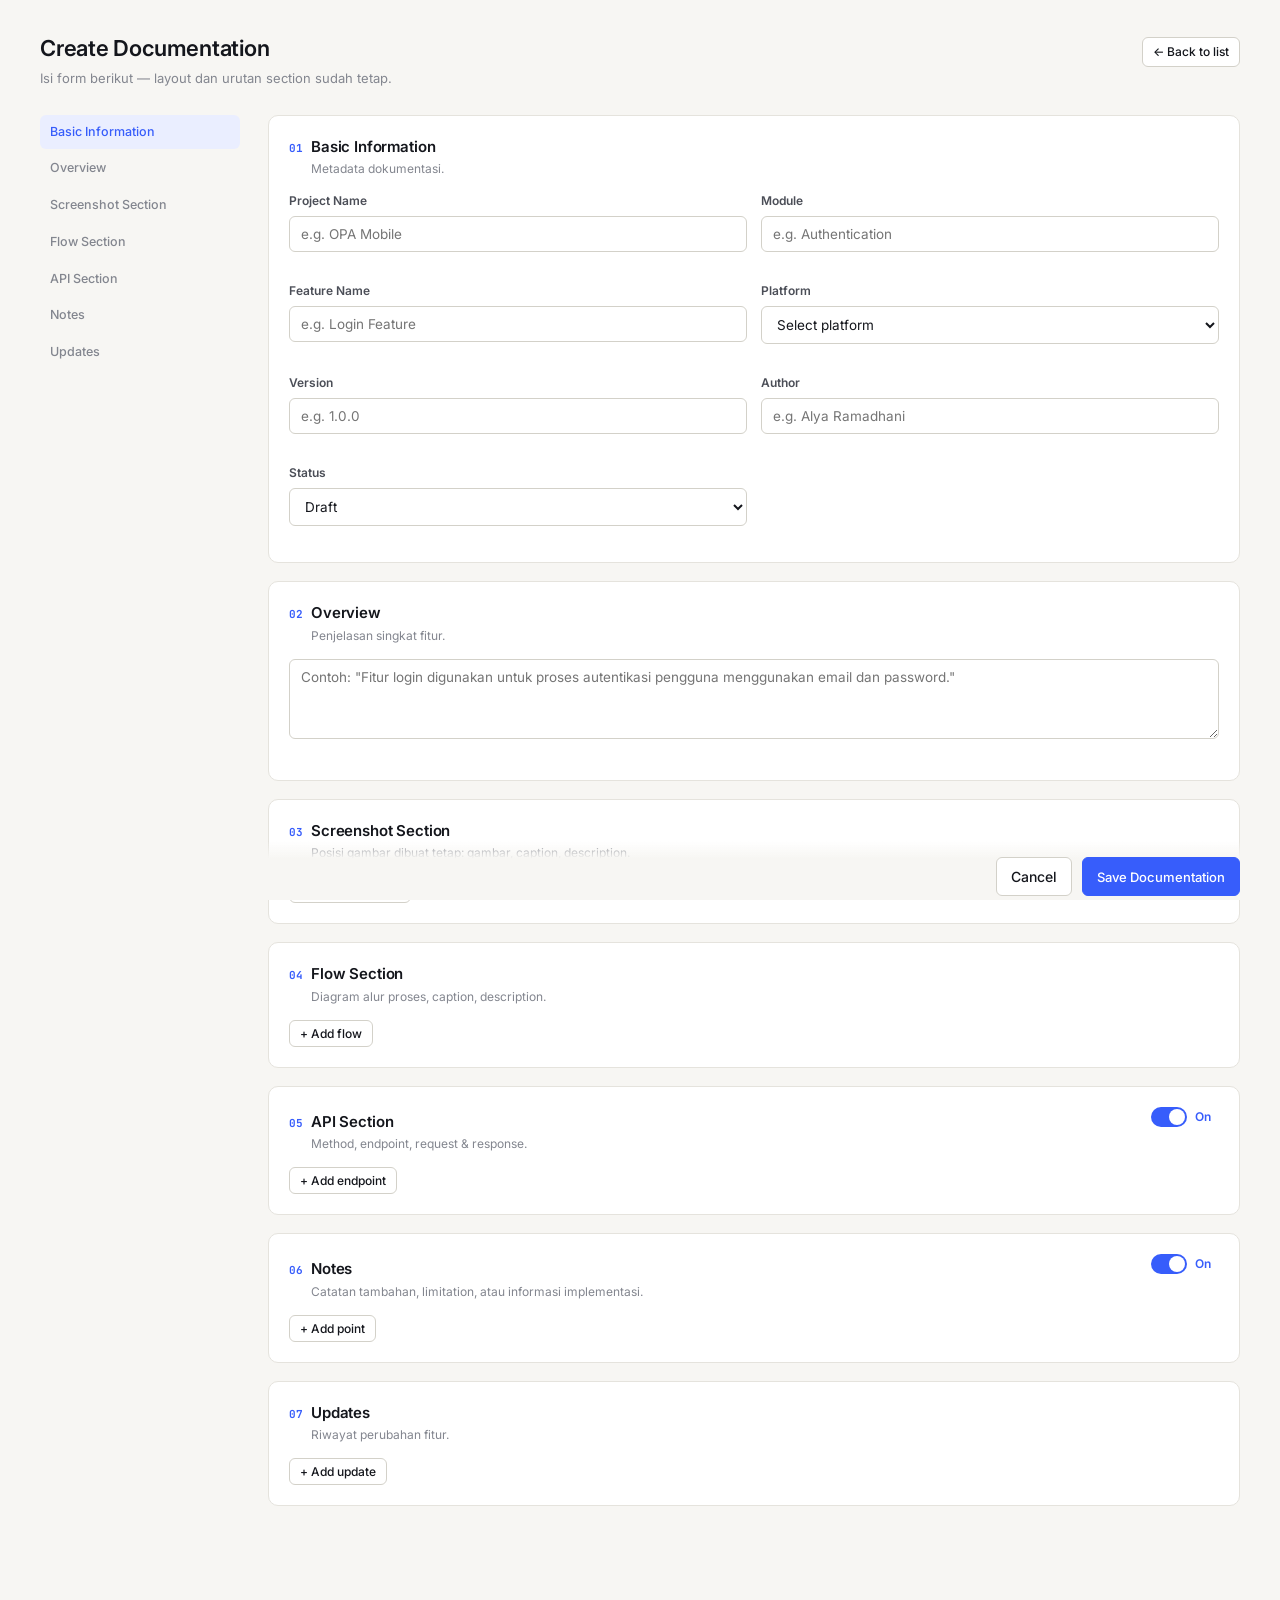
<file: cms.html>
<!DOCTYPE html>
<html lang="id">
<head>
<meta charset="UTF-8" />
<meta name="viewport" content="width=device-width, initial-scale=1.0" />
<title>Create Documentation — DocsCMS</title>
<link rel="icon" type="image/svg+xml" href="favicon.svg" />
<link rel="preconnect" href="https://fonts.googleapis.com">
<link href="https://fonts.googleapis.com/css2?family=Inter:wght@400;500;600;700&family=JetBrains+Mono:wght@400;500;700&display=swap" rel="stylesheet">
<link rel="stylesheet" href="css/base.css" />
<link rel="stylesheet" href="css/cms.css" />
<link rel="stylesheet" href="https://cdnjs.cloudflare.com/ajax/libs/font-awesome/6.7.2/css/all.min.css" />
<link rel="stylesheet" href="https://cdn.jsdelivr.net/npm/bootstrap-icons@1.11.3/font/bootstrap-icons.min.css" />
</head>
<body>
<div class="app-shell">
  <main class="main">
    <div class="topbar">
      <div>
        <h1 id="pageTitle">Create Documentation</h1>
        <p>Isi form berikut — layout dan urutan section sudah tetap.</p>
      </div>
      <a class="btn btn-sm" href="dashboard.html">← Back to list</a>
    </div>

    <form id="docForm" class="form-layout">
      <nav class="form-toc">
        <a href="#sec-basic" class="current">Basic Information</a>
        <a href="#sec-overview">Overview</a>
        <a href="#sec-screenshot">Screenshot Section</a>
        <a href="#sec-flow">Flow Section</a>
        <a href="#sec-api">API Section</a>
        <a href="#sec-notes">Notes</a>
        <a href="#sec-updates">Updates</a>
      </nav>

      <div>
        <!-- Basic Information -->
        <section class="form-section card" id="sec-basic">
          <div class="card-head"><span class="idx">01</span><div><h2>Basic Information</h2><p>Metadata dokumentasi.</p></div></div>
          <div class="grid-2">
            <div class="field"><label>Project Name</label><input type="text" id="project" required placeholder="e.g. OPA Mobile" /></div>
            <div class="field"><label>Module</label><input type="text" id="module" required placeholder="e.g. Authentication" /></div>
            <div class="field"><label>Feature Name</label><input type="text" id="feature" required placeholder="e.g. Login Feature" /></div>
            <div class="field"><label>Platform</label>
              <select id="platform" required>
                <option value="">Select platform</option>
                <option>Mobile</option><option>Web</option><option>Backend</option>
              </select>
            </div>
            <div class="field"><label>Version</label><input type="text" id="version" required placeholder="e.g. 1.0.0" /></div>
            <div class="field"><label>Author</label><input type="text" id="author" required placeholder="e.g. Alya Ramadhani" /></div>
            <div class="field"><label>Status</label>
              <select id="status" required>
                <option value="draft">Draft</option>
                <option value="review">On Review</option>
                <option value="accepted">Accepted</option>
                <option value="declined">Declined</option>
                <option value="finish-uat">Finish UAT</option>
                <option value="done">Done</option>
              </select>
            </div>
          </div>
        </section>

        <!-- Overview -->
        <section class="form-section card" id="sec-overview">
          <div class="card-head"><span class="idx">02</span><div><h2>Overview</h2><p>Penjelasan singkat fitur.</p></div></div>
          <div class="field">
            <textarea id="overview" placeholder='Contoh: "Fitur login digunakan untuk proses autentikasi pengguna menggunakan email dan password."'></textarea>
          </div>
        </section>

        <!-- Screenshot -->
        <section class="form-section card" id="sec-screenshot">
          <div class="card-head"><span class="idx">03</span><div><h2>Screenshot Section</h2><p>Posisi gambar dibuat tetap: gambar, caption, description.</p></div></div>
          <div id="screenshotList"></div>
          <button type="button" class="btn btn-sm" id="addScreenshot">+ Add screenshot</button>
        </section>

        <!-- Flow -->
        <section class="form-section card" id="sec-flow">
          <div class="card-head"><span class="idx">04</span><div><h2>Flow Section</h2><p>Diagram alur proses, caption, description.</p></div></div>
          <div id="flowList"></div>
          <button type="button" class="btn btn-sm" id="addFlow">+ Add flow</button>
        </section>

        <!-- API -->
        <section class="form-section card" id="sec-api">
          <div class="card-head"><span class="idx">05</span><div><h2>API Section</h2><p>Method, endpoint, request &amp; response.</p></div>
            <label class="section-toggle">
              <input type="checkbox" class="toggle-input" checked />
              <span class="toggle-slider"></span>
              <span class="toggle-label">On</span>
            </label>
          </div>
          <div id="apiList"></div>
          <button type="button" class="btn btn-sm" id="addApi">+ Add endpoint</button>
        </section>

        <!-- Notes -->
        <section class="form-section card" id="sec-notes">
          <div class="card-head"><span class="idx">06</span><div><h2>Notes</h2><p>Catatan tambahan, limitation, atau informasi implementasi.</p></div>
            <label class="section-toggle">
              <input type="checkbox" class="toggle-input" checked />
              <span class="toggle-slider"></span>
              <span class="toggle-label">On</span>
            </label>
          </div>
          <div id="notesList"></div>
          <button type="button" class="btn btn-sm" id="addNote">+ Add point</button>
        </section>

        <!-- Updates -->
        <section class="form-section card" id="sec-updates">
          <div class="card-head"><span class="idx">07</span><div><h2>Updates</h2><p>Riwayat perubahan fitur.</p></div></div>
          <div id="updatesList"></div>
          <button type="button" class="btn btn-sm" id="addUpdates">+ Add update</button>
        </section>

        <div class="form-actions">
          <a class="btn" href="dashboard.html">Cancel</a>
          <button type="submit" class="btn btn-primary">Save Documentation</button>
        </div>
      </div>
    </form>
  </main>
</div>

<template id="screenshotTpl">
  <div class="repeat-item" data-group="screenshots">
    <button type="button" class="btn btn-sm btn-ghost remove-item">✕</button>
    <div class="image-slot" role="button" tabindex="0">
      <input type="file" accept="image/*" class="image-input" hidden />
      <span class="image-placeholder">[ IMAGE ]</span>
      <img class="image-preview" alt="" />
    </div>
    <div class="field" style="margin-bottom:8px;"><label>Caption</label><input type="text" class="f-caption" placeholder="Login Screen" /></div>
    <div class="field" style="margin-bottom:0;"><label>Description</label><textarea class="f-description" placeholder="Halaman login utama aplikasi."></textarea></div>
  </div>
</template>

<template id="flowTpl">
  <div class="repeat-item" data-group="flow">
    <button type="button" class="btn btn-sm btn-ghost remove-item">✕</button>
    <div class="image-slot" role="button" tabindex="0">
      <input type="file" accept="image/*" class="image-input" hidden />
      <span class="image-placeholder">[ IMAGE ]</span>
      <img class="image-preview" alt="" />
    </div>
    <div class="field" style="margin-bottom:8px;"><label>Caption</label><input type="text" class="f-caption" placeholder="Login Flow" /></div>
    <div class="field" style="margin-bottom:0;"><label>Description</label><textarea class="f-description" placeholder="Alur autentikasi mulai dari input credential hingga token diterima."></textarea></div>
  </div>
</template>

<template id="apiTpl">
  <div class="repeat-item" data-group="api">
    <button type="button" class="btn btn-sm btn-ghost remove-item">✕</button>
    <div class="method-row" style="margin-bottom:10px;">
      <div class="field" style="margin-bottom:0;"><label>Method</label>
        <select class="f-method">
          <option>GET</option><option selected>POST</option><option>PUT</option><option>PATCH</option><option>DELETE</option>
        </select>
      </div>
      <div class="field" style="margin-bottom:0;"><label>Endpoint</label><input type="text" class="f-endpoint mono" placeholder="/api/login" /></div>
    </div>
    <div class="grid-2">
      <div class="field" style="margin-bottom:0;"><label>Request</label><textarea class="f-request mono" placeholder='{ "email": "", "password": "" }'></textarea></div>
      <div class="field" style="margin-bottom:0;"><label>Response</label><textarea class="f-response mono" placeholder='{ "token": "", "user": {} }'></textarea></div>
    </div>
  </div>
</template>

<template id="updatesTpl">
  <div class="repeat-item" data-group="updates">
    <button type="button" class="btn btn-sm btn-ghost remove-item">✕</button>
    <div class="image-slot" role="button" tabindex="0">
      <input type="file" accept="image/*" class="image-input" hidden />
      <span class="image-placeholder">[ IMAGE ]</span>
      <img class="image-preview" alt="" />
    </div>
    <div class="field" style="margin-bottom:8px;"><label>Date</label><input type="date" class="f-date" /></div>
    <div class="field" style="margin-bottom:0;"><label>Description</label><textarea class="f-update-desc" placeholder="Deskripsi perubahan…"></textarea></div>
  </div>
</template>

<template id="notesTpl">
  <div class="repeat-item" data-group="notes">
    <button type="button" class="btn btn-sm btn-ghost remove-item">✕</button>
    <div class="field" style="margin-bottom:0;">
      <input type="text" class="f-note-point" placeholder="Tulis catatan…" />
    </div>
  </div>
</template>

<script src="js/storage.js"></script>
<script src="js/cms.js"></script>
</body>
</html>
</file>
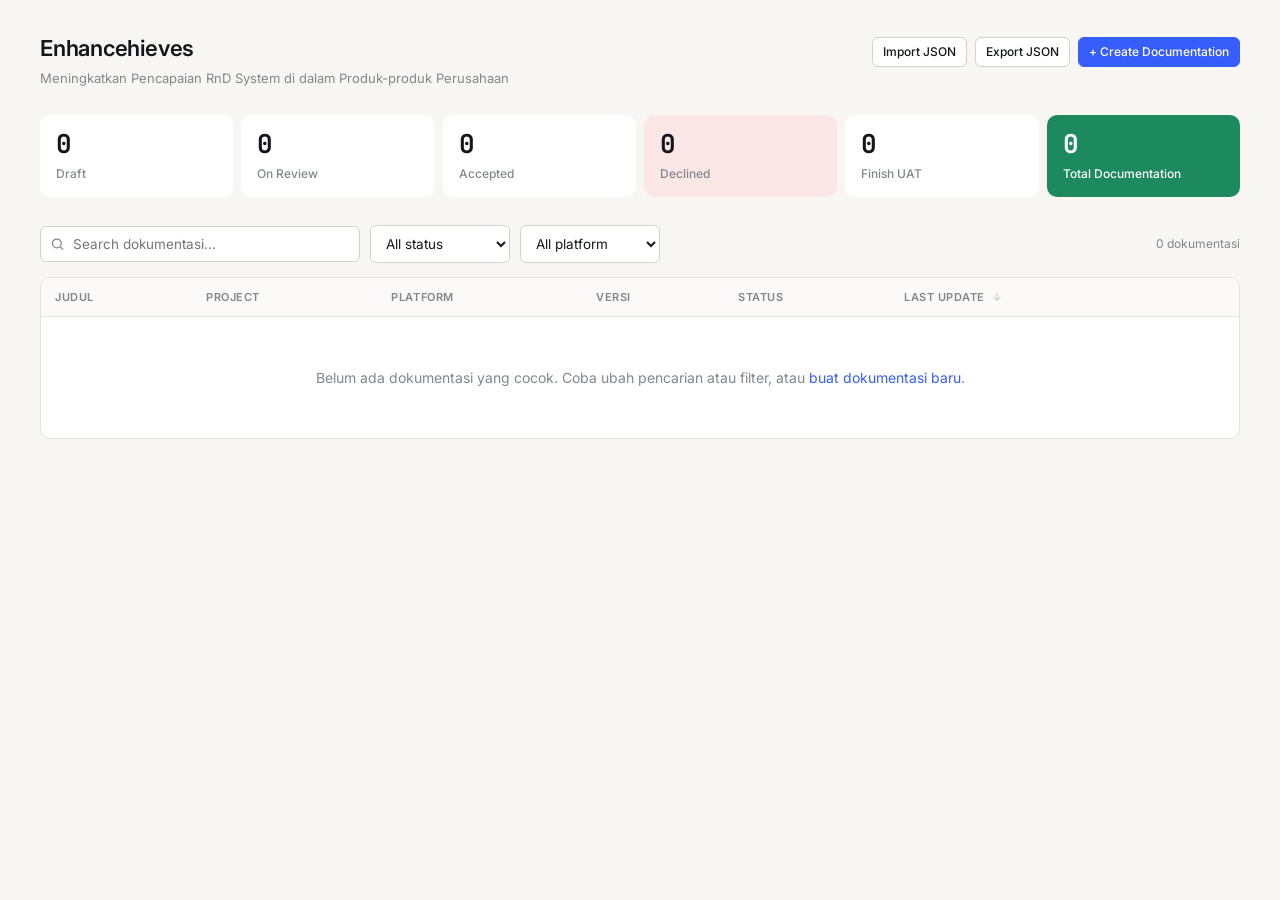
<file: dashboard.html>
<!DOCTYPE html>
<html lang="id">
<head>
<meta charset="UTF-8" />
<meta name="viewport" content="width=device-width, initial-scale=1.0" />
<title>Dokumentasi System - CMS</title>
<link rel="icon" type="image/svg+xml" href="favicon.svg" />
<link rel="preconnect" href="https://fonts.googleapis.com">
<link href="https://fonts.googleapis.com/css2?family=Inter:wght@400;500;600;700&family=JetBrains+Mono:wght@400;500;700&display=swap" rel="stylesheet">
<link rel="stylesheet" href="css/base.css" />
<link rel="stylesheet" href="css/dashboard.css" />
<link rel="stylesheet" href="https://cdnjs.cloudflare.com/ajax/libs/font-awesome/6.7.2/css/all.min.css" />
<link rel="stylesheet" href="https://cdn.jsdelivr.net/npm/bootstrap-icons@1.11.3/font/bootstrap-icons.min.css" />
</head>
<body>
<div class="app-shell">
  <main class="main">
    <div class="topbar">
      <div>
        <h1>Enhancehieves</h1>
        <p>Meningkatkan Pencapaian RnD System di dalam Produk-produk Perusahaan</p>
      </div>
      <div style="display:flex; gap:8px;">
        <button class="btn btn-sm" id="importBtn">Import JSON</button>
        <input type="file" id="importFile" accept="application/json" hidden />
        <button class="btn btn-sm" id="exportBtn">Export JSON</button>
        <a class="btn btn-primary btn-sm" href="cms.html">+ Create Documentation</a>
      </div>
    </div>

    <section class="overview-grid" id="overviewGrid"></section>

    <a id="list" style="position:relative; top:-70px;"></a>
    <div class="toolbar">
      <div class="search">
        <svg viewBox="0 0 24 24" fill="none" stroke="currentColor" stroke-width="2"><circle cx="11" cy="11" r="7"/><path d="M21 21l-4.3-4.3"/></svg>
        <input type="search" id="searchInput" placeholder="Search dokumentasi…" />
      </div>
      <select id="statusFilter">
        <option value="">All status</option>
        <option value="draft">Draft</option>
        <option value="review">On Review</option>
        <option value="accepted">Accepted</option>
        <option value="declined">Declined</option>
        <option value="finish-uat">Finish UAT</option>
        <option value="done">Done</option>
      </select>
      <select id="platformFilter">
        <option value="">All platform</option>
        <option value="Mobile">Mobile</option>
        <option value="Web">Web</option>
        <option value="Backend">Backend</option>
      </select>
      <div class="spacer"></div>
      <span id="resultCount" style="font-size:12px; color:var(--muted);"></span>
    </div>

    <div class="table-wrap">
      <table>
        <thead>
          <tr>
            <th>Judul</th>
            <th>Project</th>
            <th>Platform</th>
            <th>Versi</th>
            <th>Status</th>
            <th class="sortable" id="sortDate">Last Update <span class="arrow">↓</span></th>
            <th></th>
          </tr>
        </thead>
        <tbody id="tableBody"></tbody>
      </table>
      <div class="empty-state" id="emptyState" hidden>
        Belum ada dokumentasi yang cocok. Coba ubah pencarian atau filter,
        atau <a href="cms.html">buat dokumentasi baru</a>.
      </div>
    </div>
  </main>
</div>

<script src="js/storage.js"></script>
<script src="js/dashboard.js"></script>
</body>
</html>
</file>
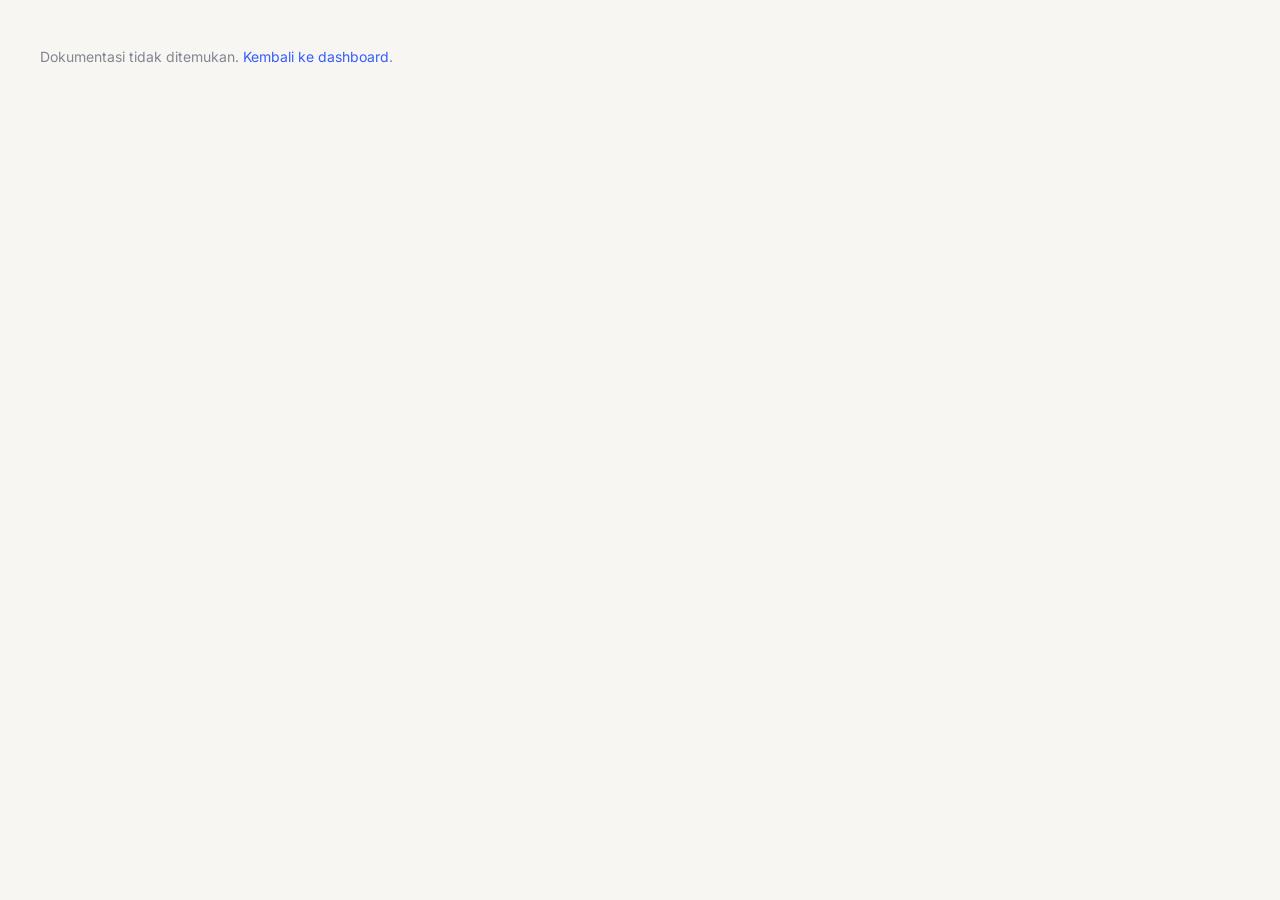
<file: preview.html>
<!DOCTYPE html>
<html lang="id">
<head>
<meta charset="UTF-8" />
<meta name="viewport" content="width=device-width, initial-scale=1.0" />
<title>Preview — DocsCMS</title>
<link rel="icon" type="image/svg+xml" href="favicon.svg" />
<link rel="preconnect" href="https://fonts.googleapis.com">
<link href="https://fonts.googleapis.com/css2?family=Inter:wght@400;500;600;700&family=JetBrains+Mono:wght@400;500;700&display=swap" rel="stylesheet">
<link rel="stylesheet" href="css/base.css" />
<link rel="stylesheet" href="css/preview.css" />
<link rel="stylesheet" href="https://cdnjs.cloudflare.com/ajax/libs/font-awesome/6.7.2/css/all.min.css" />
<link rel="stylesheet" href="https://cdn.jsdelivr.net/npm/bootstrap-icons@1.11.3/font/bootstrap-icons.min.css" />
</head>
<body>
<div class="app-shell">
  <main class="main" id="mainContent">
    <p style="color:var(--muted);">Loading…</p>
  </main>
</div>

<template id="pageTpl">
  <div class="doc-actions">
    <a class="btn btn-sm" href="dashboard.html">← Back to list</a>
    <a class="btn btn-sm btn-primary" id="editLink" href="#">Edit Documentation</a>
  </div>

  <div class="doc-header">
    <div class="breadcrumb" id="breadcrumb"></div>
    <h1 id="docTitle"></h1>
    <div class="doc-meta" id="docMeta"></div>
  </div>

  <div class="doc-layout">
    <div>
      <section class="doc-section" id="p-overview">
        <div class="eyebrow">Overview</div>
        <h2>Overview</h2>
        <p class="body-text" id="overviewText"></p>
      </section>

      <section class="doc-section" id="p-screenshot">
        <div class="eyebrow">Screenshot</div>
        <h2>Screenshot</h2>
        <div id="screenshotBlocks"></div>
      </section>

      <section class="doc-section" id="p-flow">
        <div class="eyebrow">Flow</div>
        <h2>Flow</h2>
        <div id="flowBlocks"></div>
      </section>

      <section class="doc-section" id="p-api">
        <div class="eyebrow">API Documentation</div>
        <h2>API</h2>
        <div id="apiBlocks"></div>
      </section>

      <section class="doc-section" id="p-notes">
        <div class="eyebrow">Notes</div>
        <h2>Notes</h2>
        <div class="body-text" id="notesText"></div>
      </section>

      <section class="doc-section" id="p-updates">
        <div class="eyebrow">Updates</div>
        <h2>Updates</h2>
        <div id="updatesBlocks"></div>
      </section>
    </div>

    <nav class="doc-toc">
      <div class="step" data-n="1"><a href="#p-overview">Overview</a></div>
      <div class="step" data-n="2"><a href="#p-screenshot">Screenshot</a></div>
      <div class="step" data-n="3"><a href="#p-flow">Flow</a></div>
      <div class="step" data-n="4"><a href="#p-api">API</a></div>
      <div class="step" data-n="5"><a href="#p-notes">Notes</a></div>
      <div class="step" data-n="6"><a href="#p-updates">Updates</a></div>
    </nav>
  </div>
</template>

<template id="mediaBlockTpl">
  <div class="media-block">
    <div class="media-frame">[ IMAGE ]</div>
    <div class="media-caption"></div>
    <div class="media-desc"></div>
  </div>
</template>

<template id="apiBlockTpl">
  <div class="api-block">
    <div class="api-head">
      <span class="api-method"></span>
      <span class="api-endpoint"></span>
    </div>
    <div class="api-body">
      <div><div class="label">Request</div><pre class="api-request"></pre></div>
      <div><div class="label">Response</div><pre class="api-response"></pre></div>
    </div>
  </div>
</template>

<template id="updateBlockTpl">
  <div class="media-block">
    <div class="media-frame">[ IMAGE ]</div>
    <div class="update-date"></div>
    <div class="media-desc"></div>
  </div>
</template>

<script src="js/storage.js"></script>
<script src="js/preview.js"></script>
</body>
</html>
</file>
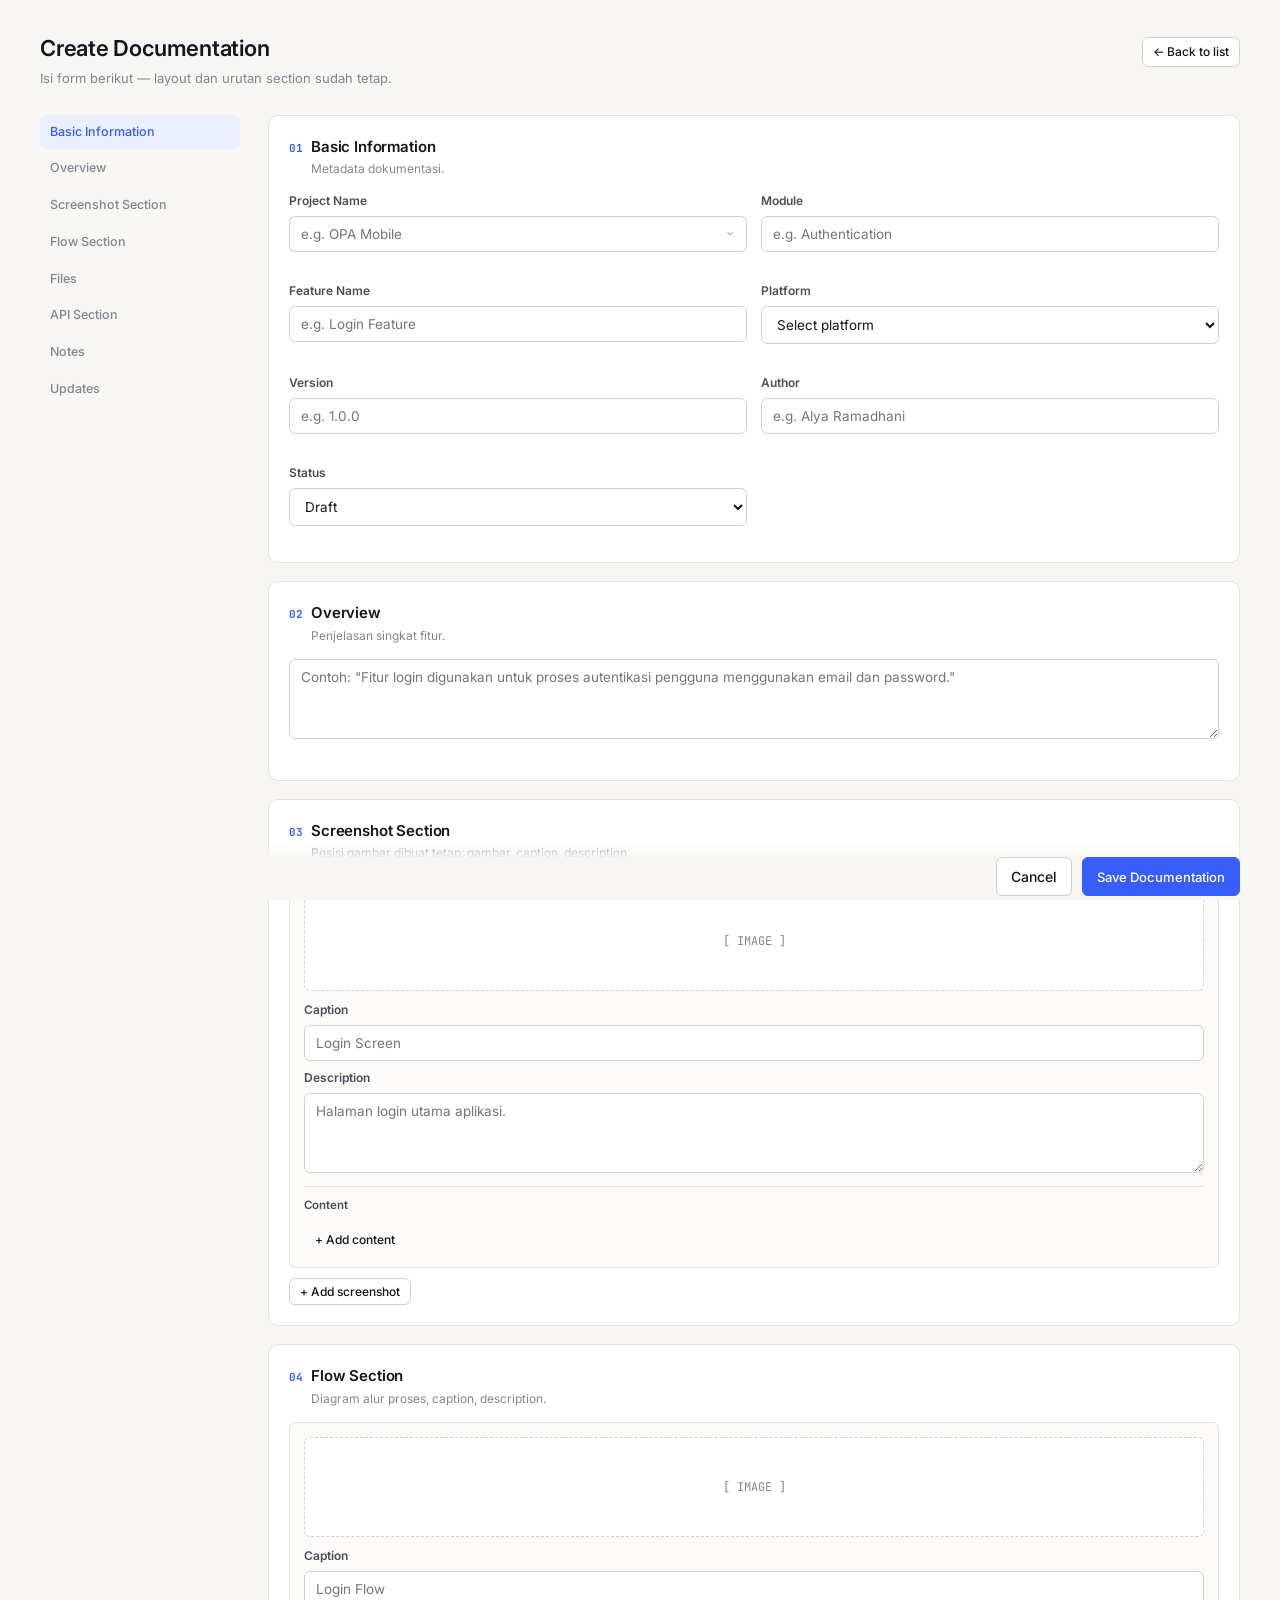
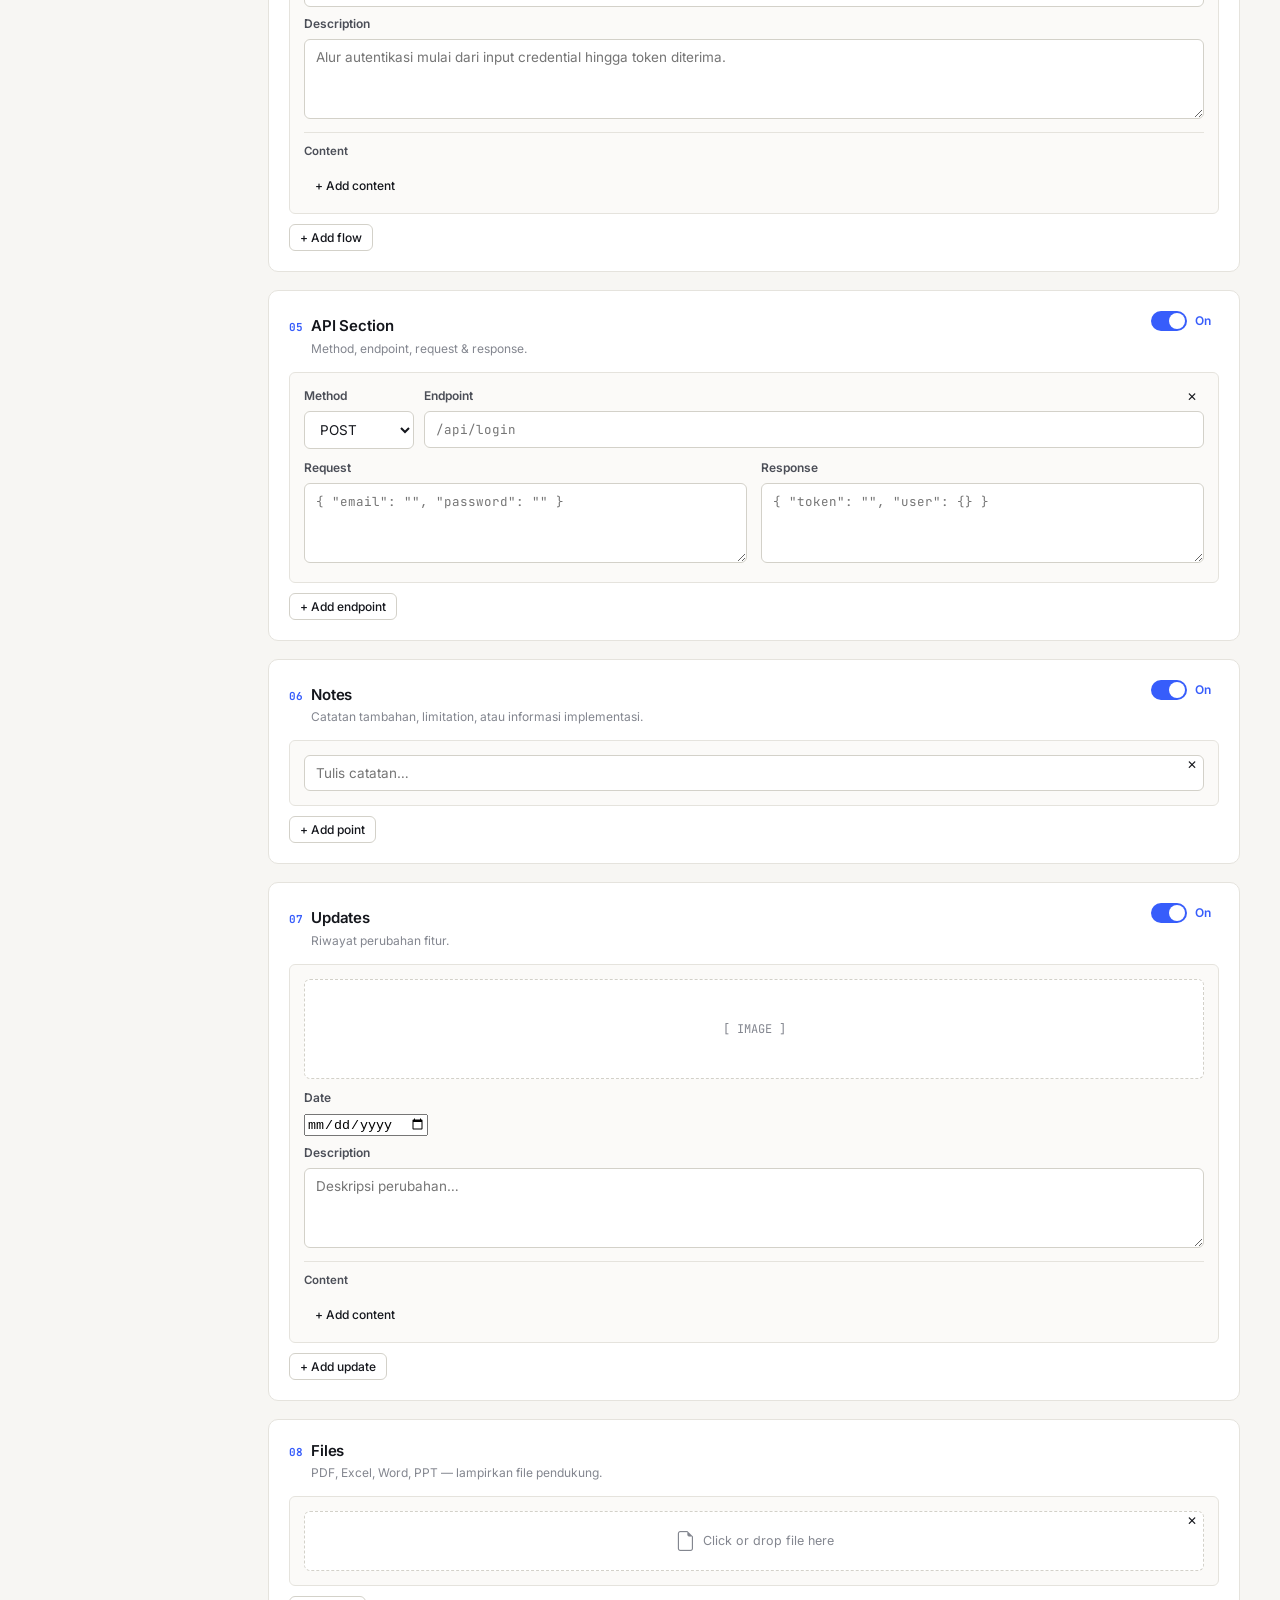
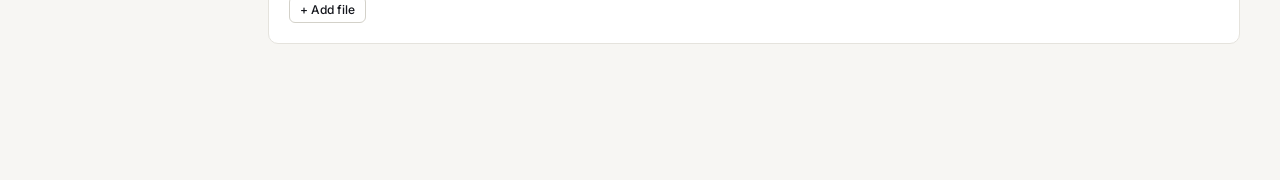
<file: frontend/cms.html>
<!DOCTYPE html>
<html lang="id">
<head>
<meta charset="UTF-8" />
<meta name="viewport" content="width=device-width, initial-scale=1.0" />
<title>Create Documentation — DocsCMS</title>
<link rel="icon" type="image/svg+xml" href="../favicon.svg" />
<link rel="preconnect" href="https://fonts.googleapis.com">
<link href="https://fonts.googleapis.com/css2?family=Inter:wght@400;500;600;700&family=JetBrains+Mono:wght@400;500;700&display=swap" rel="stylesheet">
<link rel="stylesheet" href="../css/base.css" />
<link rel="stylesheet" href="../css/cms.css" />
<link rel="stylesheet" href="https://cdnjs.cloudflare.com/ajax/libs/font-awesome/6.7.2/css/all.min.css" />
<link rel="stylesheet" href="https://cdn.jsdelivr.net/npm/bootstrap-icons@1.11.3/font/bootstrap-icons.min.css" />
</head>
<body>
<div class="app-shell">
  <main class="main">
    <div class="topbar">
      <div>
        <h1 id="pageTitle">Create Documentation</h1>
        <p>Isi form berikut — layout dan urutan section sudah tetap.</p>
      </div>
      <a class="btn btn-sm" href="dashboard.html">← Back to list</a>
    </div>

    <form id="docForm" class="form-layout">
      <nav class="form-toc">
        <a href="#sec-basic" class="current">Basic Information</a>
        <a href="#sec-overview">Overview</a>
        <a href="#sec-screenshot">Screenshot Section</a>
        <a href="#sec-flow">Flow Section</a>
        <a href="#sec-files">Files</a>
        <a href="#sec-api">API Section</a>
        <a href="#sec-notes">Notes</a>
        <a href="#sec-updates">Updates</a>
      </nav>

      <div>
        <!-- Basic Information -->
        <section class="form-section card" id="sec-basic">
          <div class="card-head"><span class="idx">01</span><div><h2>Basic Information</h2><p>Metadata dokumentasi.</p></div></div>
          <div class="grid-2">
            <div class="field combobox" id="projectGroup"><label>Project Name</label><div class="combobox-input-wrap"><input type="text" id="project" required placeholder="e.g. OPA Mobile" autocomplete="off" /><button type="button" class="combobox-toggle" tabindex="-1"><svg viewBox="0 0 16 16" width="12" height="12" fill="currentColor"><path d="M4.646 5.646a.5.5 0 0 1 .708 0L8 8.293l2.646-2.647a.5.5 0 0 1 .708.708l-3 3a.5.5 0 0 1-.708 0l-3-3a.5.5 0 0 1 0-.708z"/></svg></button></div><ul class="combobox-menu" id="projectMenu" hidden></ul></div>
            <div class="field"><label>Module</label><input type="text" id="module" required placeholder="e.g. Authentication" /></div>
            <div class="field"><label>Feature Name</label><input type="text" id="feature" required placeholder="e.g. Login Feature" /></div>
            <div class="field"><label>Platform</label>
              <select id="platform" required>
                <option value="">Select platform</option>
                <option>Mobile</option><option>Web</option><option>Backend</option>
              </select>
            </div>
            <div class="field"><label>Version</label><input type="text" id="version" required placeholder="e.g. 1.0.0" /></div>
            <div class="field"><label>Author</label><input type="text" id="author" required placeholder="e.g. Alya Ramadhani" /></div>
            <div class="field"><label>Status</label>
              <select id="status" required>
                <option value="draft">Draft</option>
                <option value="review">On Review</option>
                <option value="accepted">Accepted</option>
                <option value="declined">Declined</option>
                <option value="finish-uat">Finish UAT</option>
                <option value="done">Done</option>
              </select>
            </div>
          </div>
        </section>

        <!-- Overview -->
        <section class="form-section card" id="sec-overview">
          <div class="card-head"><span class="idx">02</span><div><h2>Overview</h2><p>Penjelasan singkat fitur.</p></div></div>
          <div class="field">
            <textarea id="overview" placeholder='Contoh: "Fitur login digunakan untuk proses autentikasi pengguna menggunakan email dan password."'></textarea>
          </div>
        </section>

        <!-- Screenshot -->
        <section class="form-section card" id="sec-screenshot">
          <div class="card-head"><span class="idx">03</span><div><h2>Screenshot Section</h2><p>Posisi gambar dibuat tetap: gambar, caption, description.</p></div></div>
          <div id="screenshotList"></div>
          <button type="button" class="btn btn-sm" id="addScreenshot">+ Add screenshot</button>
        </section>

        <!-- Flow -->
        <section class="form-section card" id="sec-flow">
          <div class="card-head"><span class="idx">04</span><div><h2>Flow Section</h2><p>Diagram alur proses, caption, description.</p></div></div>
          <div id="flowList"></div>
          <button type="button" class="btn btn-sm" id="addFlow">+ Add flow</button>
        </section>

        <!-- API -->
        <section class="form-section card" id="sec-api">
          <div class="card-head"><span class="idx">05</span><div><h2>API Section</h2><p>Method, endpoint, request &amp; response.</p></div>
            <label class="section-toggle">
              <input type="checkbox" class="toggle-input" checked />
              <span class="toggle-slider"></span>
              <span class="toggle-label">On</span>
            </label>
          </div>
          <div id="apiList"></div>
          <button type="button" class="btn btn-sm" id="addApi">+ Add endpoint</button>
        </section>

        <!-- Notes -->
        <section class="form-section card" id="sec-notes">
          <div class="card-head"><span class="idx">06</span><div><h2>Notes</h2><p>Catatan tambahan, limitation, atau informasi implementasi.</p></div>
            <label class="section-toggle">
              <input type="checkbox" class="toggle-input" checked />
              <span class="toggle-slider"></span>
              <span class="toggle-label">On</span>
            </label>
          </div>
          <div id="notesList"></div>
          <button type="button" class="btn btn-sm" id="addNote">+ Add point</button>
        </section>

        <!-- Updates -->
        <section class="form-section card" id="sec-updates">
          <div class="card-head"><span class="idx">07</span><div><h2>Updates</h2><p>Riwayat perubahan fitur.</p></div>
            <label class="section-toggle">
              <input type="checkbox" class="toggle-input" checked />
              <span class="toggle-slider"></span>
              <span class="toggle-label">On</span>
            </label>
          </div>
          <div id="updatesList"></div>
          <button type="button" class="btn btn-sm" id="addUpdates">+ Add update</button>
        </section>

        <!-- Files -->
        <section class="form-section card" id="sec-files">
          <div class="card-head"><span class="idx">08</span><div><h2>Files</h2><p>PDF, Excel, Word, PPT — lampirkan file pendukung.</p></div></div>
          <div id="filesList"></div>
          <button type="button" class="btn btn-sm" id="addFile">+ Add file</button>
        </section>

        <div class="form-actions">
          <a class="btn" href="dashboard.html">Cancel</a>
          <button type="submit" class="btn btn-primary">Save Documentation</button>
        </div>
      </div>
    </form>
  </main>
</div>

<template id="screenshotTpl">
  <div class="repeat-item" data-group="screenshots">
    <button type="button" class="btn btn-sm btn-ghost remove-item">✕</button>
    <div class="image-slot" role="button" tabindex="0">
      <input type="file" accept="image/*" class="image-input" hidden />
      <span class="image-placeholder">[ IMAGE ]</span>
      <img class="image-preview" alt="" />
    </div>
    <div class="field" style="margin-bottom:8px;"><label>Caption</label><input type="text" class="f-caption" placeholder="Login Screen" /></div>
    <div class="field" style="margin-bottom:8px;"><label>Description</label><textarea class="f-description" placeholder="Halaman login utama aplikasi."></textarea></div>
    <div class="content-list"><label>Content</label><div class="content-blocks"></div><button type="button" class="btn btn-sm btn-ghost add-content">+ Add content</button></div>
  </div>
</template>

<template id="flowTpl">
  <div class="repeat-item" data-group="flow">
    <button type="button" class="btn btn-sm btn-ghost remove-item">✕</button>
    <div class="image-slot" role="button" tabindex="0">
      <input type="file" accept="image/*" class="image-input" hidden />
      <span class="image-placeholder">[ IMAGE ]</span>
      <img class="image-preview" alt="" />
    </div>
    <div class="field" style="margin-bottom:8px;"><label>Caption</label><input type="text" class="f-caption" placeholder="Login Flow" /></div>
    <div class="field" style="margin-bottom:8px;"><label>Description</label><textarea class="f-description" placeholder="Alur autentikasi mulai dari input credential hingga token diterima."></textarea></div>
    <div class="content-list"><label>Content</label><div class="content-blocks"></div><button type="button" class="btn btn-sm btn-ghost add-content">+ Add content</button></div>
  </div>
</template>

<template id="apiTpl">
  <div class="repeat-item" data-group="api">
    <button type="button" class="btn btn-sm btn-ghost remove-item">✕</button>
    <div class="method-row" style="margin-bottom:10px;">
      <div class="field" style="margin-bottom:0;"><label>Method</label>
        <select class="f-method">
          <option>GET</option><option selected>POST</option><option>PUT</option><option>PATCH</option><option>DELETE</option>
        </select>
      </div>
      <div class="field" style="margin-bottom:0;"><label>Endpoint</label><input type="text" class="f-endpoint mono" placeholder="/api/login" /></div>
    </div>
    <div class="grid-2">
      <div class="field" style="margin-bottom:0;"><label>Request</label><textarea class="f-request mono" placeholder='{ "email": "", "password": "" }'></textarea></div>
      <div class="field" style="margin-bottom:0;"><label>Response</label><textarea class="f-response mono" placeholder='{ "token": "", "user": {} }'></textarea></div>
    </div>
  </div>
</template>

<template id="updatesTpl">
  <div class="repeat-item" data-group="updates">
    <button type="button" class="btn btn-sm btn-ghost remove-item">✕</button>
    <div class="image-slot" role="button" tabindex="0">
      <input type="file" accept="image/*" class="image-input" hidden />
      <span class="image-placeholder">[ IMAGE ]</span>
      <img class="image-preview" alt="" />
    </div>
    <div class="field" style="margin-bottom:8px;"><label>Date</label><input type="date" class="f-date" /></div>
    <div class="field" style="margin-bottom:8px;"><label>Description</label><textarea class="f-update-desc" placeholder="Deskripsi perubahan…"></textarea></div>
    <div class="content-list"><label>Content</label><div class="content-blocks"></div><button type="button" class="btn btn-sm btn-ghost add-content">+ Add content</button></div>
  </div>
</template>

<template id="notesTpl">
  <div class="repeat-item" data-group="notes">
    <button type="button" class="btn btn-sm btn-ghost remove-item">✕</button>
    <div class="field" style="margin-bottom:0;">
      <input type="text" class="f-note-point" placeholder="Tulis catatan…" />
    </div>
  </div>
</template>

<template id="contentBlockTpl">
  <div class="content-block">
    <select class="f-content-type">
      <option value="text">Text</option>
      <option value="h1">Heading 1</option>
      <option value="h2">Heading 2</option>
      <option value="h3">Heading 3</option>
      <option value="bullet">Bullet</option>
      <option value="checklist">Checklist</option>
      <option value="note">Note</option>
      <option value="link">Link</option>
    </select>
    <div class="content-block-fields">
      <input type="text" class="f-content-text" placeholder="Content…" />
      <div class="content-block-extra" style="display:none">
        <input type="url" class="f-content-url" placeholder="https://…" />
        <label class="content-checked-wrap" style="display:none">
          <input type="checkbox" class="f-content-checked" />
          Checked
        </label>
      </div>
    </div>
    <button type="button" class="btn btn-sm btn-ghost remove-content">✕</button>
  </div>
</template>

<template id="filesTpl">
  <div class="repeat-item files-item" data-group="files">
    <button type="button" class="btn btn-sm btn-ghost remove-item">✕</button>
    <div class="file-slot">
      <input type="file" accept=".pdf,.xlsx,.xls,.doc,.docx,.ppt,.pptx" class="file-input" hidden />
      <div class="file-ui">
        <span class="file-icon"><i class="bi bi-file-earmark"></i></span>
        <span class="file-name-placeholder">Click or drop file here</span>
      </div>
      <div class="file-meta" style="display:none">
        <span class="file-icon"><i class="bi bi-file-earmark"></i></span>
        <span class="file-name"></span>
        <button type="button" class="btn btn-sm btn-ghost file-change">Change</button>
      </div>
    </div>
  </div>
</template>

<script src="../js/storage.js"></script>
<script src="../js/cms.js"></script>
</body>
</html>
</file>
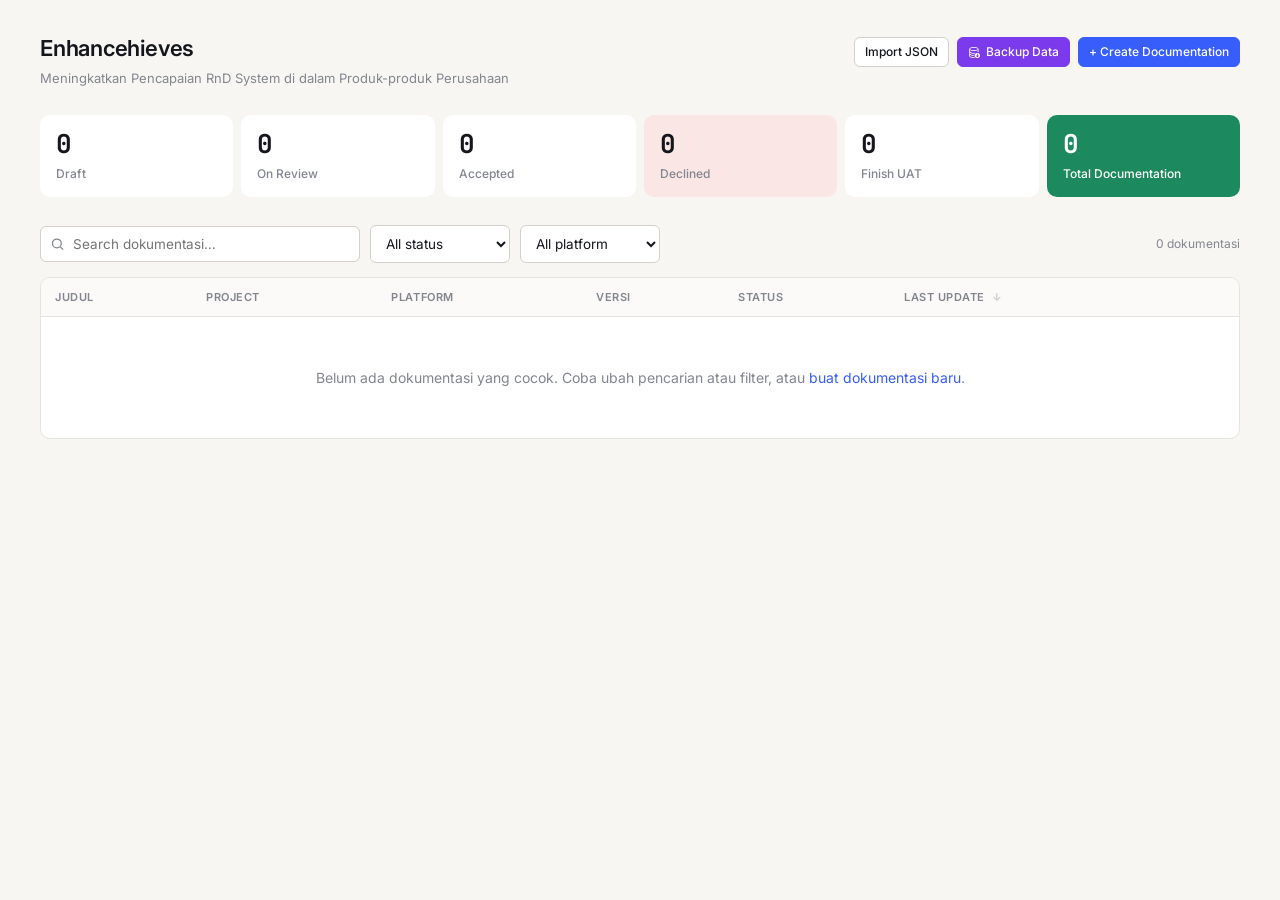
<file: frontend/dashboard.html>
<!DOCTYPE html>
<html lang="id">
<head>
<meta charset="UTF-8" />
<meta name="viewport" content="width=device-width, initial-scale=1.0" />
<title>Dokumentasi System - CMS</title>
<link rel="icon" type="image/svg+xml" href="../favicon.svg" />
<link rel="preconnect" href="https://fonts.googleapis.com">
<link href="https://fonts.googleapis.com/css2?family=Inter:wght@400;500;600;700&family=JetBrains+Mono:wght@400;500;700&display=swap" rel="stylesheet">
<link rel="stylesheet" href="../css/base.css" />
<link rel="stylesheet" href="../css/dashboard.css" />
<link rel="stylesheet" href="https://cdnjs.cloudflare.com/ajax/libs/font-awesome/6.7.2/css/all.min.css" />
<link rel="stylesheet" href="https://cdn.jsdelivr.net/npm/bootstrap-icons@1.11.3/font/bootstrap-icons.min.css" />
</head>
<body>
<div class="app-shell">
  <main class="main">
    <div class="topbar">
      <div>
        <h1>Enhancehieves</h1>
        <p>Meningkatkan Pencapaian RnD System di dalam Produk-produk Perusahaan</p>
      </div>
      <div style="display:flex; gap:8px;">
        <button class="btn btn-sm" id="importBtn">Import JSON</button>
        <input type="file" id="importFile" accept="application/json" hidden />
        <button class="btn btn-sm btn-purple" id="exportBtn"><i class="bi bi-database-down"></i> Backup Data</button>
        <a class="btn btn-primary btn-sm" href="cms.html">+ Create Documentation</a>
      </div>
    </div>

    <section class="overview-grid" id="overviewGrid"></section>

    <a id="list" style="position:relative; top:-70px;"></a>
    <div class="toolbar">
      <div class="search">
        <svg viewBox="0 0 24 24" fill="none" stroke="currentColor" stroke-width="2"><circle cx="11" cy="11" r="7"/><path d="M21 21l-4.3-4.3"/></svg>
        <input type="search" id="searchInput" placeholder="Search dokumentasi…" />
      </div>
      <select id="statusFilter">
        <option value="">All status</option>
        <option value="draft">Draft</option>
        <option value="review">On Review</option>
        <option value="accepted">Accepted</option>
        <option value="declined">Declined</option>
        <option value="finish-uat">Finish UAT</option>
        <option value="done">Done</option>
      </select>
      <select id="platformFilter">
        <option value="">All platform</option>
        <option value="Mobile">Mobile</option>
        <option value="Web">Web</option>
        <option value="Backend">Backend</option>
      </select>
      <div class="spacer"></div>
      <span id="resultCount" style="font-size:12px; color:var(--muted);"></span>
    </div>

    <div class="table-wrap">
      <table>
        <thead>
          <tr>
            <th>Judul</th>
            <th>Project</th>
            <th>Platform</th>
            <th>Versi</th>
            <th>Status</th>
            <th class="sortable" id="sortDate">Last Update <span class="arrow">↓</span></th>
            <th></th>
          </tr>
        </thead>
        <tbody id="tableBody"></tbody>
      </table>
      <div class="empty-state" id="emptyState" hidden>
        Belum ada dokumentasi yang cocok. Coba ubah pencarian atau filter,
        atau <a href="cms.html">buat dokumentasi baru</a>.
      </div>
    </div>
  </main>
</div>

<script src="../js/storage.js"></script>
<script src="../js/dashboard.js"></script>
</body>
</html>
</file>
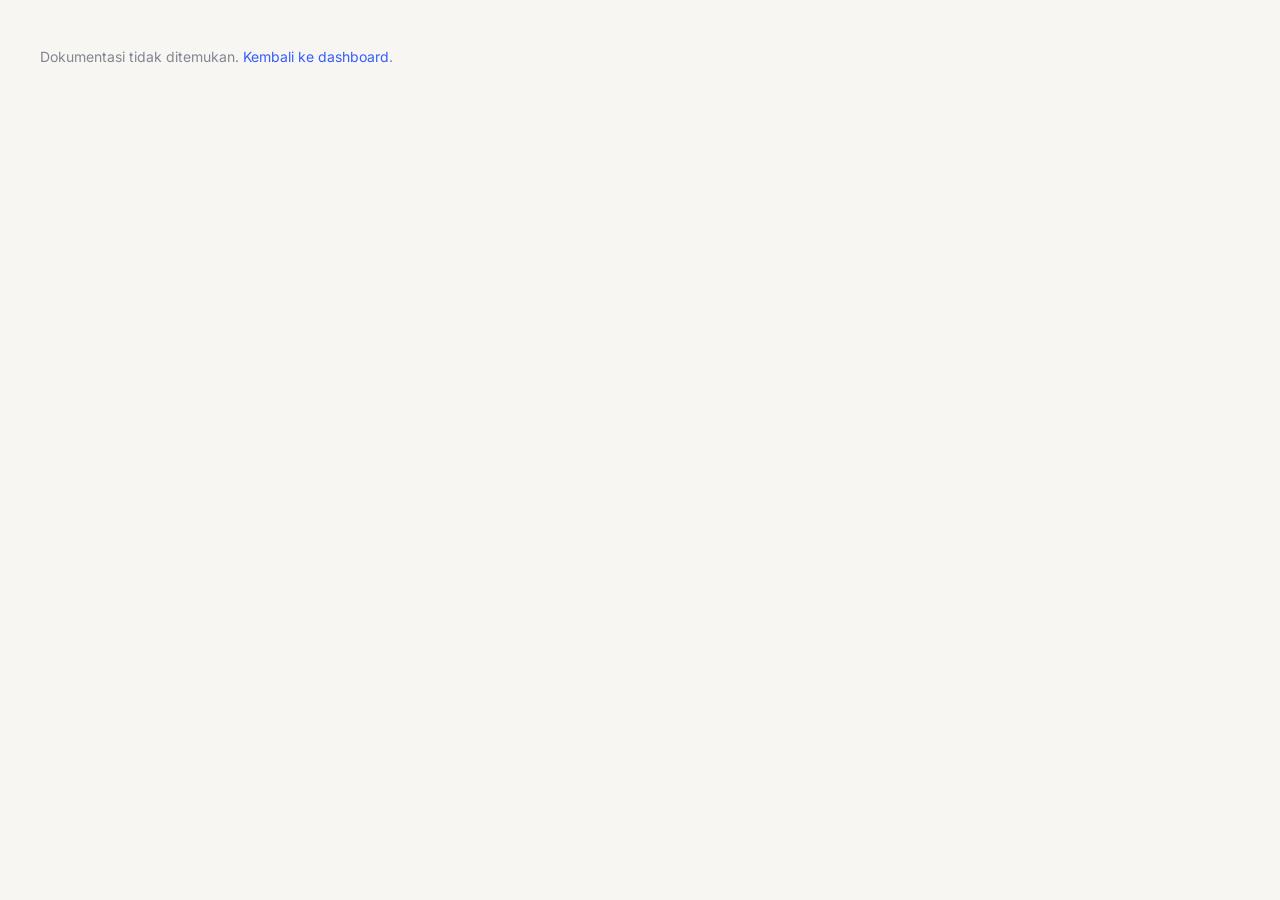
<file: frontend/preview.html>
<!DOCTYPE html>
<html lang="id">
<head>
<meta charset="UTF-8" />
<meta name="viewport" content="width=device-width, initial-scale=1.0" />
<title>Preview — DocsCMS</title>
<link rel="icon" type="image/svg+xml" href="../favicon.svg" />
<link rel="preconnect" href="https://fonts.googleapis.com">
<link href="https://fonts.googleapis.com/css2?family=Inter:wght@400;500;600;700&family=JetBrains+Mono:wght@400;500;700&display=swap" rel="stylesheet">
<link rel="stylesheet" href="../css/base.css" />
<link rel="stylesheet" href="../css/preview.css" />
<link rel="stylesheet" href="https://cdnjs.cloudflare.com/ajax/libs/font-awesome/6.7.2/css/all.min.css" />
<link rel="stylesheet" href="https://cdn.jsdelivr.net/npm/bootstrap-icons@1.11.3/font/bootstrap-icons.min.css" />
</head>
<body>
<div class="app-shell">
  <main class="main" id="mainContent">
    <p style="color:var(--muted);">Loading…</p>
  </main>
</div>

<template id="pageTpl">
  <div class="doc-actions">
    <a class="btn btn-sm" href="dashboard.html">← Back to list</a>
    <a class="btn btn-sm btn-primary" id="editLink" href="#">Edit Documentation</a>
  </div>

  <div class="doc-header">
    <div class="breadcrumb" id="breadcrumb"></div>
    <h1 id="docTitle"></h1>
    <div class="doc-meta" id="docMeta"></div>
  </div>

  <div class="doc-layout">
    <div>
      <section class="doc-section" id="p-overview">
        <div class="eyebrow">Overview</div>
        <h2>Overview</h2>
        <p class="body-text" id="overviewText"></p>
      </section>

      <section class="doc-section" id="p-screenshot">
        <div class="eyebrow">Screenshot</div>
        <h2>Screenshot</h2>
        <div id="screenshotBlocks"></div>
      </section>

      <section class="doc-section" id="p-flow">
        <div class="eyebrow">Flow</div>
        <h2>Flow</h2>
        <div id="flowBlocks"></div>
      </section>

      <section class="doc-section" id="p-api">
        <div class="eyebrow">API Documentation</div>
        <h2>API</h2>
        <div id="apiBlocks"></div>
      </section>

      <section class="doc-section" id="p-notes">
        <div class="eyebrow">Notes</div>
        <h2>Notes</h2>
        <div class="body-text" id="notesText"></div>
      </section>

      <section class="doc-section" id="p-updates">
        <div class="eyebrow">Updates</div>
        <h2>Updates</h2>
        <div id="updatesBlocks"></div>
      </section>

      <section class="doc-section" id="p-files">
        <div class="eyebrow">Files</div>
        <h2>Files</h2>
        <div id="filesBlocks"></div>
      </section>
    </div>

    <nav class="doc-toc">
      <div class="step" data-n="1"><a href="#p-overview">Overview</a></div>
      <div class="step" data-n="2"><a href="#p-screenshot">Screenshot</a></div>
      <div class="step" data-n="3"><a href="#p-flow">Flow</a></div>
      <div class="step" data-n="4"><a href="#p-api">API</a></div>
      <div class="step" data-n="5"><a href="#p-notes">Notes</a></div>
      <div class="step" data-n="6"><a href="#p-updates">Updates</a></div>
      <div class="step" data-n="7"><a href="#p-files">Files</a></div>
    </nav>
  </div>
</template>

<template id="mediaBlockTpl">
  <div class="media-block">
    <div class="media-frame">
      <img src="" alt="" />
      <span class="media-frame-placeholder">[ IMAGE ]</span>
    </div>
    <div class="media-info">
      <div class="media-caption"></div>
      <div class="media-desc"></div>
      <div class="media-content"></div>
    </div>
  </div>
</template>

<template id="apiBlockTpl">
  <div class="api-block">
    <div class="api-head">
      <span class="api-method"></span>
      <span class="api-endpoint"></span>
    </div>
    <div class="api-body">
      <div><div class="label">Request</div><pre class="api-request"></pre></div>
      <div><div class="label">Response</div><pre class="api-response"></pre></div>
    </div>
  </div>
</template>

<template id="updateBlockTpl">
  <div class="media-block">
    <div class="media-frame">
      <img src="" alt="" />
      <span class="media-frame-placeholder">[ IMAGE ]</span>
    </div>
      <div class="media-info">
        <div class="update-date"></div>
        <div class="media-desc"></div>
        <div class="media-content"></div>
      </div>
  </div>
</template>

<script src="../js/storage.js"></script>
<script src="../js/preview.js"></script>
</body>
</html>
</file>
<file: css/base.css>
/* ===========================================================
   Documentation CMS — design tokens
   Palette: near-black ink / warm paper / signal-blue accent.
   Status colors double as the app's one signature motif —
   documents are literally stamped with their status.
   =========================================================== */
:root {
  --ink: #14161c;
  --ink-soft: #4b4e57;
  --muted: #83868f;
  --paper: #f7f6f3;
  --surface: #ffffff;
  --line: #e5e3dd;
  --line-strong: #d3d1c9;

  --accent: #375dfb;
  --accent-ink: #1e3ad1;
  --accent-tint: #eaeeff;

  --draft: #83868f;
  --draft-tint: #eeeeee;
  --review: #b8790f;
  --review-tint: #fbf0dc;
  --accepted: #1c8a5e;
  --accepted-tint: #e2f5ec;
  --declined: #c93b3b;
  --declined-tint: #fbe6e6;
  --finish-uat: #7c3aed;
  --finish-uat-tint: #f3e8ff;

  --font-ui: "Inter", -apple-system, BlinkMacSystemFont, "Segoe UI", sans-serif;
  --font-mono: "JetBrains Mono", "SFMono-Regular", Consolas, monospace;

  --radius-s: 6px;
  --radius-m: 10px;
}

* { box-sizing: border-box; }
html, body { height: 100%; }

body {
  margin: 0;
  font-family: var(--font-ui);
  background: var(--paper);
  color: var(--ink);
  font-size: 14px;
  line-height: 1.5;
  -webkit-font-smoothing: antialiased;
}

h1, h2, h3, h4 { margin: 0; font-weight: 600; letter-spacing: -0.01em; }

a { color: var(--accent); text-decoration: none; }
a:hover { text-decoration: underline; }

::selection { background: var(--accent-tint); }

button {
  font-family: inherit;
  font-size: 13px;
  cursor: pointer;
}

:focus-visible {
  outline: 2px solid var(--accent);
  outline-offset: 2px;
}

/* ---------- App shell ---------- */
.app-shell {
  display: flex;
  min-height: 100vh;
}

.main {
  flex: 1;
  min-width: 0;
  padding: 32px 40px 60px;
}

.topbar {
  display: flex;
  align-items: baseline;
  justify-content: space-between;
  margin-bottom: 26px;
  gap: 16px;
  flex-wrap: wrap;
}

.topbar h1 { font-size: 22px; }
.topbar p { margin: 4px 0 0; color: var(--muted); font-size: 13px; }

/* ---------- Buttons ---------- */
.btn {
  display: inline-flex;
  align-items: center;
  gap: 6px;
  padding: 8px 14px;
  border-radius: var(--radius-s);
  border: 1px solid var(--line-strong);
  background: var(--surface);
  color: var(--ink);
  font-weight: 500;
  transition: border-color 0.12s ease, background 0.12s ease;
}
.btn:hover { border-color: var(--ink-soft); text-decoration: none; }

.btn-primary {
  background: var(--accent);
  border-color: var(--accent);
  color: #fff;
}
.btn-primary:hover { background: var(--accent-ink); border-color: var(--accent-ink); }

.btn-danger {
  color: var(--declined);
  border-color: var(--declined-tint);
}
.btn-danger:hover { background: var(--declined-tint); border-color: var(--declined); }

.btn-ghost {
  border-color: transparent;
  background: transparent;
}
.btn-ghost:hover { background: var(--accent-tint); border-color: transparent; }

.btn-purple {
  background: var(--finish-uat);
  border-color: var(--finish-uat);
  color: #fff;
}
.btn-purple:hover { background: #6d28d9; border-color: #6d28d9; }

.btn-sm { padding: 5px 10px; font-size: 12px; }

/* ---------- Cards ---------- */
.card {
  background: var(--surface);
  border: 1px solid var(--line);
  border-radius: var(--radius-m);
  padding: 20px;
}

/* ---------- Status stamp ----------
   Signature element: statuses read like a physical stamp on the
   document, since status is the thing this whole app tracks. */
.stamp {
  display: inline-flex;
  align-items: center;
  gap: 5px;
  padding: 3px 9px 3px 8px;
  border-radius: 4px;
  font-family: var(--font-mono);
  font-size: 10.5px;
  font-weight: 700;
  text-transform: uppercase;
  letter-spacing: 0.06em;
  border: 1.5px solid currentColor;
  transform: rotate(-1deg);
}
.stamp::before {
  content: "";
  width: 5px;
  height: 5px;
  border-radius: 50%;
  background: currentColor;
}
.stamp--draft { color: var(--draft); background: var(--draft-tint); }
.stamp--review { color: var(--review); background: var(--review-tint); }
.stamp--accepted { color: var(--accepted); background: var(--accepted-tint); }
.stamp--declined { color: var(--declined); background: var(--declined-tint); }
.stamp--finish-uat { color: var(--finish-uat); background: var(--finish-uat-tint); }
.stamp--done { color: var(--accepted); background: var(--accepted-tint); }

/* ---------- Forms ---------- */
.field { margin-bottom: 16px; }
.field label {
  display: block;
  font-size: 12px;
  font-weight: 600;
  color: var(--ink-soft);
  margin-bottom: 6px;
}
.field .hint {
  font-size: 11.5px;
  color: var(--muted);
  margin-top: 5px;
}

input[type="text"],
input[type="search"],
select,
textarea {
  width: 100%;
  font-family: inherit;
  font-size: 13.5px;
  padding: 9px 11px;
  border: 1px solid var(--line-strong);
  border-radius: var(--radius-s);
  background: var(--surface);
  color: var(--ink);
}
textarea { resize: vertical; min-height: 80px; }

input.mono, textarea.mono {
  font-family: var(--font-mono);
  font-size: 12.5px;
}

input:focus, select:focus, textarea:focus {
  border-color: var(--accent);
  outline: none;
  box-shadow: 0 0 0 3px var(--accent-tint);
}

.grid-2 { display: grid; grid-template-columns: 1fr 1fr; gap: 14px; }

/* ---------- Table ---------- */
.table-wrap {
  border: 1px solid var(--line);
  border-radius: var(--radius-m);
  overflow: hidden;
  background: var(--surface);
}
table { width: 100%; border-collapse: collapse; }
thead th {
  text-align: left;
  font-size: 11px;
  text-transform: uppercase;
  letter-spacing: 0.05em;
  color: var(--muted);
  font-weight: 600;
  padding: 11px 14px;
  background: #fbfaf8;
  border-bottom: 1px solid var(--line);
  white-space: nowrap;
}
tbody td {
  padding: 12px 14px;
  border-bottom: 1px solid var(--line);
  vertical-align: middle;
  font-size: 13px;
}
tbody tr:last-child td { border-bottom: none; }
tbody tr:hover { background: #fbfaf8; }
.cell-title { font-weight: 600; }
.cell-muted { color: var(--muted); font-family: var(--font-mono); font-size: 12px; }
.row-actions { display: flex; gap: 6px; }

.empty-state {
  text-align: center;
  padding: 50px 20px;
  color: var(--muted);
}

/* ---------- Toast ---------- */
.toast-container {
  position: fixed;
  bottom: 20px;
  left: 20px;
  z-index: 9999;
  display: flex;
  flex-direction: column;
  gap: 8px;
}
.toast {
  padding: 12px 18px;
  border-radius: var(--radius-s);
  font-size: 13px;
  font-weight: 500;
  color: #fff;
  box-shadow: 0 4px 12px rgba(0,0,0,.15);
  animation: toast-in .3s ease;
  max-width: 360px;
}
.toast--success { background: #16a34a; }
.toast--error { background: #dc2626; }
.toast--dismissing { animation: toast-out .3s ease forwards; }

@keyframes toast-in {
  from { opacity: 0; transform: translateX(-40px); }
  to { opacity: 1; transform: translateX(0); }
}
@keyframes toast-out {
  from { opacity: 1; transform: translateX(0); }
  to { opacity: 0; transform: translateX(-40px); }
}

@media (max-width: 900px) {
  .main { padding: 20px; }
  .grid-2 { grid-template-columns: 1fr; }
}
</file>
<file: css/cms.css>
.form-layout {
  display: grid;
  grid-template-columns: 200px 1fr;
  gap: 28px;
  align-items: start;
}

.form-toc {
  position: sticky;
  top: 32px;
  display: flex;
  flex-direction: column;
  gap: 2px;
}
.form-toc a {
  padding: 8px 10px;
  border-radius: var(--radius-s);
  color: var(--muted);
  font-size: 12.5px;
  font-weight: 500;
  border-left: 0px solid transparent;
}
.form-toc a:hover { color: var(--ink); text-decoration: none; background: #fbfaf8; }
.form-toc a.current { color: var(--accent); border-left-color: var(--accent); background: var(--accent-tint); }

.form-section {
  scroll-margin-top: 24px;
  margin-bottom: 18px;
}
.form-section .card-head {
  display: flex;
  align-items: baseline;
  gap: 8px;
  margin-bottom: 14px;
}
.form-section .card-head .idx {
  font-family: var(--font-mono);
  font-size: 11px;
  color: var(--accent);
  font-weight: 700;
}
.form-section .card-head h2 { font-size: 15px; }
.form-section .card-head p { margin: 2px 0 0; font-size: 12px; color: var(--muted); }

.repeat-item {
  border: 1px solid var(--line);
  border-radius: var(--radius-s);
  padding: 14px;
  margin-bottom: 10px;
  position: relative;
  background: #fbfaf8;
}
.repeat-item .remove-item {
  position: absolute;
  top: 10px;
  right: 10px;
}
.image-slot {
  width: 100%;
  height: 100px;
  border: 1.5px dashed var(--line-strong);
  border-radius: var(--radius-s);
  display: flex;
  align-items: center;
  justify-content: center;
  color: var(--muted);
  font-size: 12px;
  font-family: var(--font-mono);
  margin-bottom: 10px;
  background: #fff;
  cursor: pointer;
  transition: border-color .15s, background .15s;
  position: relative;
  overflow: hidden;
}
.image-slot:hover {
  border-color: var(--accent);
  background: var(--accent-tint);
}
.image-slot.drag-over {
  border-color: var(--accent);
  background: var(--accent-tint);
  outline: 2px solid var(--accent);
  outline-offset: -2px;
}
.image-slot .image-preview {
  display: none;
  max-width: 100%;
  max-height: 100%;
  object-fit: contain;
}
.image-slot.has-image .image-preview {
  display: block;
}
.image-slot.has-image .image-placeholder {
  display: none;
}
.image-slot.has-image {
  border-style: solid;
  border-color: var(--line);
  background: #fff;
  cursor: pointer;
}
.image-slot.has-image:hover {
  border-color: var(--accent);
}

.method-row { display: grid; grid-template-columns: 110px 1fr; gap: 10px; }

/* ── Section Toggle ── */
.section-toggle {
  margin-left: auto;
  display: inline-flex;
  align-items: center;
  gap: 8px;
  cursor: pointer;
  user-select: none;
  flex-shrink: 0;
}
.section-toggle .toggle-input {
  position: absolute;
  opacity: 0;
  width: 0;
  height: 0;
}
.section-toggle .toggle-slider {
  position: relative;
  width: 36px;
  height: 20px;
  background: var(--line-strong, #ccc);
  border-radius: 10px;
  transition: background .2s;
}
.section-toggle .toggle-slider::after {
  content: "";
  position: absolute;
  top: 2px;
  left: 2px;
  width: 16px;
  height: 16px;
  background: #fff;
  border-radius: 50%;
  transition: transform .2s;
}
.section-toggle .toggle-input:checked + .toggle-slider {
  background: var(--accent, #2b7a78);
}
.section-toggle .toggle-input:checked + .toggle-slider::after {
  transform: translateX(16px);
}
.section-toggle .toggle-label {
  font-size: 12px;
  font-weight: 600;
  color: var(--muted, #888);
  min-width: 24px;
}
.section-toggle .toggle-input:checked ~ .toggle-label {
  color: var(--accent, #2b7a78);
}

/* ── Disabled Section ── */
.form-section.section--disabled .card-head {
  opacity: .5;
}
.form-section.section--disabled > :not(.card-head) {
  opacity: .35;
  pointer-events: none;
}

/* ── Combobox ── */
.combobox { position: relative; }
.combobox-input-wrap { display: flex; gap: 0; }
.combobox-input-wrap input {
  border-top-right-radius: 0;
  border-bottom-right-radius: 0;
  border-right: none;
}
.combobox-toggle {
  border: 1px solid var(--line-strong);
  border-left: none;
  border-radius: 0 var(--radius-s) var(--radius-s) 0;
  background: var(--surface);
  color: var(--muted);
  cursor: pointer;
  display: flex;
  align-items: center;
  padding: 0 10px;
  transition: color .15s;
}
.combobox-toggle:hover { color: var(--ink); }
.combobox-menu {
  position: absolute;
  z-index: 100;
  top: 100%;
  left: 0;
  right: 0;
  background: var(--surface);
  border: 1px solid var(--line-strong);
  border-top: none;
  border-radius: 0 0 var(--radius-s) var(--radius-s);
  max-height: 200px;
  overflow-y: auto;
  list-style: none;
  margin: 0;
  padding: 4px 0;
}
.combobox-menu li {
  padding: 8px 12px;
  font-size: 13px;
  cursor: pointer;
  color: var(--ink);
}
.combobox-menu li:hover,
.combobox-menu li.highlighted {
  background: var(--accent-tint);
  color: var(--accent);
}
.combobox-menu li.add-new {
  border-top: 1px solid var(--line);
  color: var(--accent);
  font-weight: 600;
}
.combobox-menu li.add-new::before {
  content: "+";
  margin-right: 6px;
  font-weight: 700;
}

.form-actions {
  position: sticky;
  bottom: 0;
  background: linear-gradient(to top, var(--paper) 70%, transparent);
  padding: 16px 0 4px;
  display: flex;
  gap: 10px;
  justify-content: flex-end;
}

.content-list {
  margin-top: 8px;
  border-top: 1px solid var(--line);
  padding-top: 10px;
}
.content-list > label {
  display: block;
  font-size: 11.5px;
  font-weight: 600;
  color: var(--ink-soft);
  margin-bottom: 6px;
}
.content-blocks {
  display: flex;
  flex-direction: column;
  gap: 6px;
}
.content-block {
  display: flex;
  gap: 6px;
  align-items: flex-start;
}
.content-block select {
  width: 100px;
  flex-shrink: 0;
  font-size: 11.5px;
  padding: 6px 6px;
}
.content-block-fields {
  flex: 1;
  display: flex;
  flex-direction: column;
  gap: 4px;
}
.content-block-fields input {
  font-size: 12px;
  padding: 6px 8px;
}
.content-block-extra {
  display: flex;
  gap: 6px;
  align-items: center;
}
.content-block-extra input[type="url"] {
  flex: 1;
}
.content-checked-wrap {
  display: flex;
  align-items: center;
  gap: 4px;
  font-size: 11.5px;
  color: var(--ink-soft);
  white-space: nowrap;
  cursor: pointer;
}
.content-checked-wrap input {
  width: auto;
  margin: 0;
  cursor: pointer;
}
.add-content {
  margin-top: 6px;
}
.remove-content {
  flex-shrink: 0;
  margin-top: 2px;
}

/* ── File Upload Slot ── */
.file-slot {
  border: 1.5px dashed var(--line-strong);
  border-radius: var(--radius-s);
  padding: 14px;
  cursor: pointer;
  background: #fff;
  transition: border-color .15s, background .15s;
  text-align: center;
}
.file-slot:hover {
  border-color: var(--accent);
  background: var(--accent-tint);
}
.file-slot.drag-over {
  border-color: var(--accent);
  background: var(--accent-tint);
  outline: 2px solid var(--accent);
  outline-offset: -2px;
}
.file-ui {
  display: flex;
  align-items: center;
  justify-content: center;
  gap: 8px;
  color: var(--muted);
  font-size: 12.5px;
}
.file-ui .file-icon { font-size: 20px; }
.file-meta {
  display: flex;
  align-items: center;
  gap: 8px;
  font-size: 12.5px;
}
.file-meta .file-icon { font-size: 20px; color: var(--accent); }
.file-meta .file-name { flex: 1; text-align: left; font-weight: 500; color: var(--ink); }
.file-change { flex-shrink: 0; }

@media (max-width: 900px) {
  .form-layout { grid-template-columns: 1fr; }
  .form-toc { position: static; flex-direction: row; overflow-x: auto; }
}
</file>
<file: css/dashboard.css>
.overview-grid {
  display: grid;
  grid-template-columns: repeat(auto-fit, minmax(130px, 1fr));
  gap: 8px;
  margin-bottom: 28px;
}

.overview-card {
  background: var(--surface);
  border: 0px solid var(--line);
  border-radius: var(--radius-m);
  padding: 16px 16px 14px;
  border-top: 0px solid var(--line-strong);
}
.overview-card .num { font-family: var(--font-mono); font-size: 26px; font-weight: 700; line-height: 1; }
.overview-card .label { margin-top: 8px; font-size: 12px; color: var(--muted); font-weight: 500; }

.overview-card--draft { border-top-color: var(--draft); }
.overview-card--review { border-top-color: var(--review); }
.overview-card--accepted { border-top-color: var(--accepted); }
.overview-card--declined { border-top-color: var(--declined); background: var(--declined-tint); }
.overview-card--finishUat { border-top-color: var(--finish-uat); }
.overview-card--total { background: var(--accepted); color: #fff; }
.overview-card--total .label { color: inherit; }

.toolbar {
  display: flex;
  align-items: center;
  gap: 10px;
  margin-bottom: 14px;
  flex-wrap: wrap;
}
.toolbar .search { position: relative; flex: 1; min-width: 200px; max-width: 320px; }
.toolbar .search svg {
  position: absolute; left: 10px; top: 50%; transform: translateY(-50%);
  width: 15px; height: 15px; color: var(--muted); pointer-events: none;
}
.toolbar .search input { padding-left: 32px; }
.toolbar select { width: auto; min-width: 140px; }
.toolbar .spacer { flex: 1; }

th.sortable { cursor: pointer; user-select: none; }
th.sortable:hover { color: var(--ink); }
th.sortable .arrow { opacity: 0.4; margin-left: 3px; }
th.sortable.active .arrow { opacity: 1; color: var(--accent); }

@media (max-width: 1100px) {
  .overview-grid { grid-template-columns: repeat(3, 1fr); }
}
@media (max-width: 700px) {
  .overview-grid { grid-template-columns: repeat(2, 1fr); }
}
</file>
<file: css/preview.css>
.doc-header {
  padding-bottom: 20px;
  margin-bottom: 24px;
  border-bottom: 1px solid var(--line);
}
.doc-header .breadcrumb {
  font-family: var(--font-mono);
  font-size: 11.5px;
  color: var(--muted);
  margin-bottom: 10px;
}
.doc-header h1 { font-size: 26px; margin-bottom: 10px; }
.doc-meta {
  display: flex;
  flex-wrap: wrap;
  gap: 8px 18px;
  font-size: 12.5px;
  color: var(--ink-soft);
}
.doc-meta b { color: var(--ink); font-weight: 600; }

.doc-layout {
  display: grid;
  grid-template-columns: 1fr 200px;
  gap: 32px;
  align-items: start;
}

.doc-toc {
  position: sticky;
  top: 32px;
  border-left: 1px solid var(--line);
  padding-left: 16px;
}
.doc-toc .step {
  display: flex;
  gap: 10px;
  padding-bottom: 18px;
  position: relative;
}
.doc-toc .step::before {
  content: attr(data-n);
  font-family: var(--font-mono);
  font-size: 10px;
  font-weight: 700;
  width: 18px; height: 18px;
  border-radius: 50%;
  border: 1.5px solid var(--line-strong);
  background: var(--surface);
  display: flex; align-items: center; justify-content: center;
  position: absolute;
  left: -25px;
  color: var(--muted);
}
.doc-toc { margin-left: 25px; }
.doc-toc a { font-size: 12.5px; color: var(--ink-soft); font-weight: 500; }
.doc-toc a:hover { color: var(--accent); text-decoration: none; }

.doc-section {
  scroll-margin-top: 20px;
  margin-bottom: 30px;
  padding-bottom: 30px;
  border-bottom: 1px solid var(--line);
}
.doc-section:last-child { border-bottom: none; }
.doc-section .eyebrow {
  font-family: var(--font-mono);
  font-size: 11px;
  color: var(--accent);
  font-weight: 700;
  letter-spacing: 0.05em;
  margin-bottom: 6px;
}
.doc-section h2 { font-size: 18px; margin-bottom: 12px; }
.doc-section p.body-text { color: var(--ink-soft); line-height: 1.65; }

.media-block {
  display: grid;
  grid-template-columns: 1fr 1fr;
  gap: 16px;
  margin-bottom: 18px;
}
.media-frame {
  position: relative;
  aspect-ratio: 16/8;
  border: 1px solid var(--line);
  border-radius: var(--radius-m);
  overflow: hidden;
  display: flex; align-items: center; justify-content: center;
  background: var(--paper);
}
.media-frame img {
  display: none;
  width: 100%;
  height: 100%;
  object-fit: cover;
  position: absolute;
  inset: 0;
}
.media-frame img.loaded {
  display: block;
}
.media-frame-placeholder {
  color: var(--muted);
  font-family: var(--font-mono);
  font-size: 12px;
}
.media-info {
  display: flex;
  flex-direction: column;
  gap: 4px;
}
.media-caption { font-weight: 600; font-size: 13px; }
.media-desc { color: var(--muted); font-size: 12.5px; }
.media-content { margin-top: 6px; display: flex; flex-direction: column; gap: 4px; }
.content-h1 { font-size: 16px; font-weight: 700; margin: 4px 0 0; }
.content-h2 { font-size: 14px; font-weight: 600; margin: 3px 0 0; }
.content-h3 { font-size: 13px; font-weight: 600; margin: 2px 0 0; color: var(--ink-soft); }
.content-bullet { font-size: 12.5px; padding-left: 16px; position: relative; }
.content-bullet::before { content: "•"; position: absolute; left: 4px; color: var(--accent); }
.content-checklist { font-size: 12.5px; display: flex; align-items: baseline; gap: 6px; }
.content-checklist input { margin: 0; }
.content-note { font-size: 12px; color: var(--ink-soft); padding: 6px 10px; border-left: 3px solid var(--accent); background: var(--accent-tint); border-radius: 4px; }
.content-link { font-size: 12.5px; }
.content-text { font-size: 12.5px; color: var(--ink-soft); }

.update-date {
  font-family: var(--font-mono);
  font-size: 11px;
  font-weight: 700;
  color: var(--accent);
  margin-bottom: 4px;
}

.api-block {
  border: 1px solid var(--line);
  border-radius: var(--radius-m);
  overflow: hidden;
  margin-bottom: 14px;
}
.api-block .api-head {
  display: flex; align-items: center; gap: 10px;
  padding: 10px 14px;
  background: #fbfaf8;
  border-bottom: 1px solid var(--line);
  font-family: var(--font-mono);
  font-size: 12.5px;
}
.api-method {
  font-weight: 700;
  padding: 2px 8px;
  border-radius: 4px;
  font-size: 11px;
  color: #fff;
}
.api-method.GET { background: #1c8a5e; }
.api-method.POST { background: var(--accent); }
.api-method.PUT { background: #b8790f; }
.api-method.PATCH { background: #7b3fd6; }
.api-method.DELETE { background: var(--declined); }
.api-body { display: grid; grid-template-columns: 1fr 1fr; }
.api-body > div { padding: 12px 14px; }
.api-body > div:first-child { border-right: 1px solid var(--line); }
.api-body pre {
  margin: 0;
  font-family: var(--font-mono);
  font-size: 12px;
  white-space: pre-wrap;
  word-break: break-word;
}
.api-body .label { font-size: 10.5px; text-transform: uppercase; letter-spacing: 0.05em; color: var(--muted); margin-bottom: 6px; font-weight: 600; }

.doc-actions { display: flex; gap: 8px; margin-bottom: 20px; }

/* ── Files ── */
.file-item {
  display: flex;
  align-items: center;
  gap: 10px;
  padding: 8px 12px;
  border: 1px solid var(--line);
  border-radius: var(--radius-s);
  margin-bottom: 6px;
  background: var(--surface);
}
.file-item i {
  font-size: 20px;
  color: var(--accent);
}
.file-item a {
  font-size: 13px;
  font-weight: 500;
}

@media (max-width: 900px) {
  .doc-layout { grid-template-columns: 1fr; }
  .api-body { grid-template-columns: 1fr; }
  .api-body > div:first-child { border-right: none; border-bottom: 1px solid var(--line); }
}
</file>
